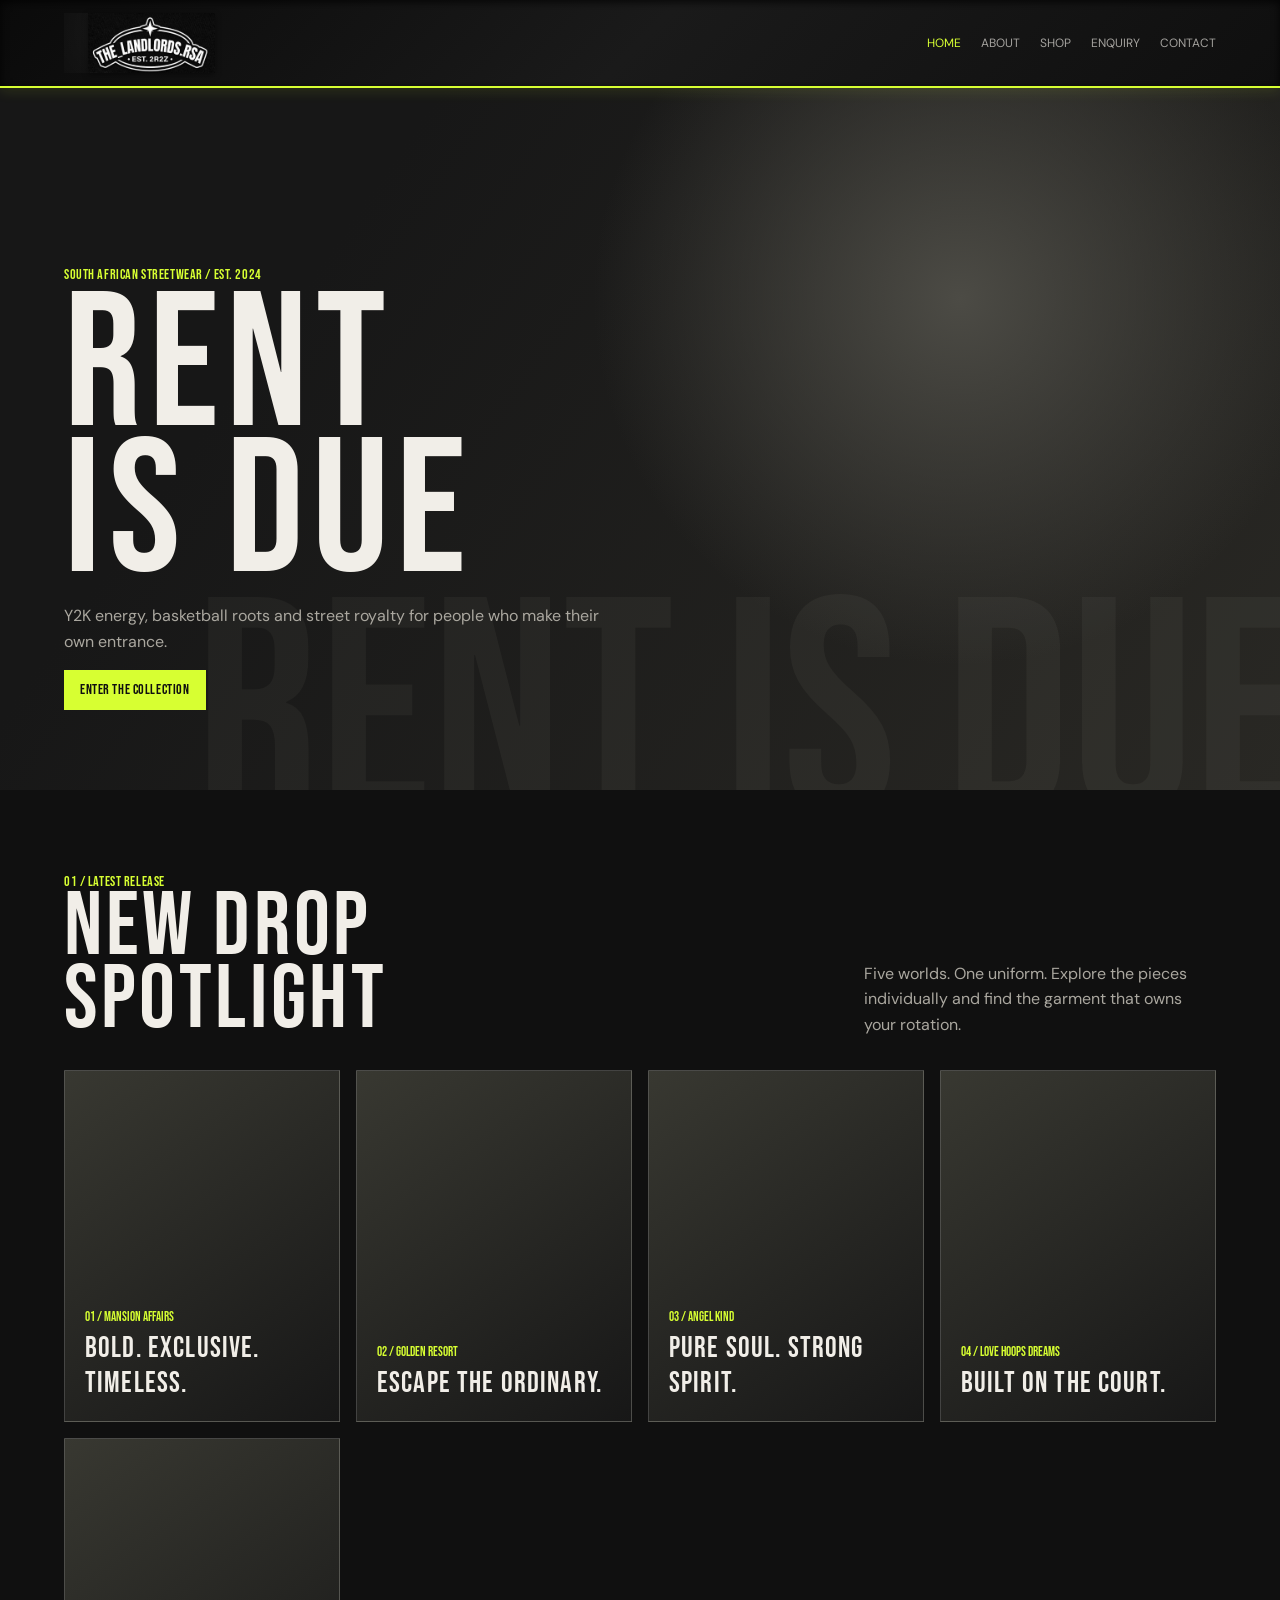
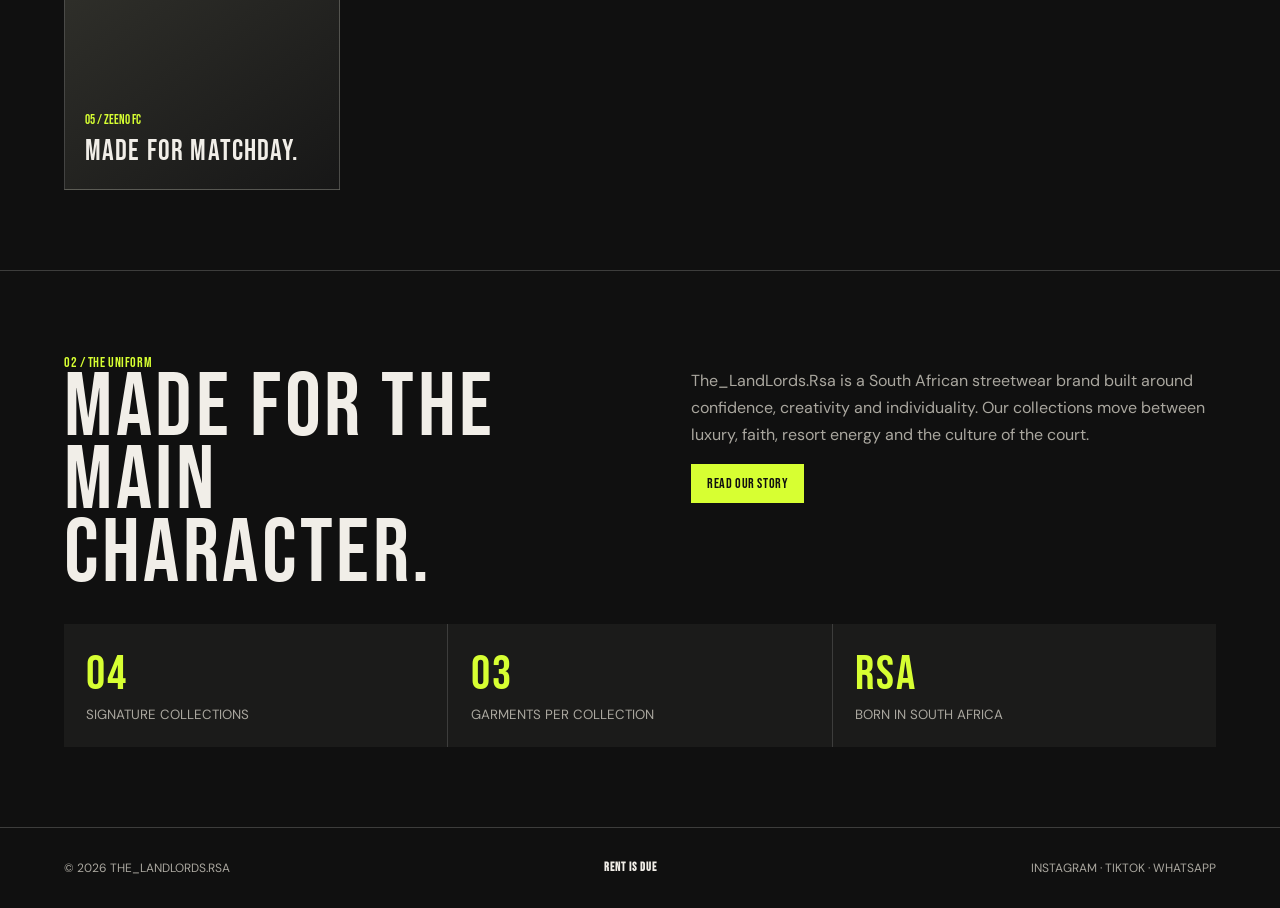
<file: index.html>
<!DOCTYPE html>
<html lang="en">

<head>
    <meta charset="UTF-8">
    <meta name="viewport" content="width=device-width, initial-scale=1.0">
    <title>The_LandLords.Rsa | Home</title>
    <link rel="stylesheet" href="site.css">
    <script src="site.js" defer></script>
</head>

<body>
    <header class="site-header">
        <a class="brand-logo" href="index.html"><img src="images/logo.png" alt="THE LANDLORDS.RSA" class="logo"></a>
        <nav class="site-nav" aria-label="Main navigation"><a href="index.html" aria-current="page">Home</a><a href="about.html">About</a><a href="shop.html">Shop</a><a href="enquiry.html">Enquiry</a><a href="contact.html">Contact</a></nav>
    </header>
    <main>
        <section class="hero"><div class="hero-content"><span class="eyebrow">South African streetwear / Est. 2024</span><h1>RENT<br>IS DUE</h1><p>Y2K energy, basketball roots and street royalty for people who make their own entrance.</p><a class="button" href="shop.html">Enter the collection</a></div></section>
        <section class="section"><div class="section-heading"><div><span class="eyebrow">01 / Latest release</span><h2>New drop<br>spotlight</h2></div><p>Five worlds. One uniform. Explore the pieces individually and find the garment that owns your rotation.</p></div><div class="collection-grid"><a class="collection-tile" href="shop.html#mansion-title"><span>01 / Mansion Affairs</span><h3>Bold. Exclusive. Timeless.</h3></a><a class="collection-tile" href="shop.html#golden-title"><span>02 / Golden Resort</span><h3>Escape the ordinary.</h3></a><a class="collection-tile" href="shop.html#angel-title"><span>03 / Angel Kind</span><h3>Pure soul. Strong spirit.</h3></a><a class="collection-tile" href="shop.html#hoops-title"><span>04 / Love Hoops Dreams</span><h3>Built on the court.</h3></a><a class="collection-tile" href="shop.html#zeeno-title"><span>05 / Zeen0 FC</span><h3>Made for matchday.</h3></a></div></section>
        <section class="section"><div class="split"><div><span class="eyebrow">02 / The uniform</span><h2>Made for the main character.</h2></div><div class="copy"><p>The_LandLords.Rsa is a South African streetwear brand built around confidence, creativity and individuality. Our collections move between luxury, faith, resort energy and the culture of the court.</p><a class="button" href="about.html">Read our story</a></div></div><div class="stat-grid"><div class="stat"><span class="stat-number">04</span><small>Signature collections</small></div><div class="stat"><span class="stat-number">03</span><small>Garments per collection</small></div><div class="stat"><span class="stat-number">RSA</span><small>Born in South Africa</small></div></div></section>
    </main>
    <footer class="site-footer"><span>&copy; 2026 The_LandLords.Rsa</span><strong>RENT IS DUE</strong><span>Instagram &middot; TikTok &middot; WhatsApp</span></footer>
</body>

</html>
</file>
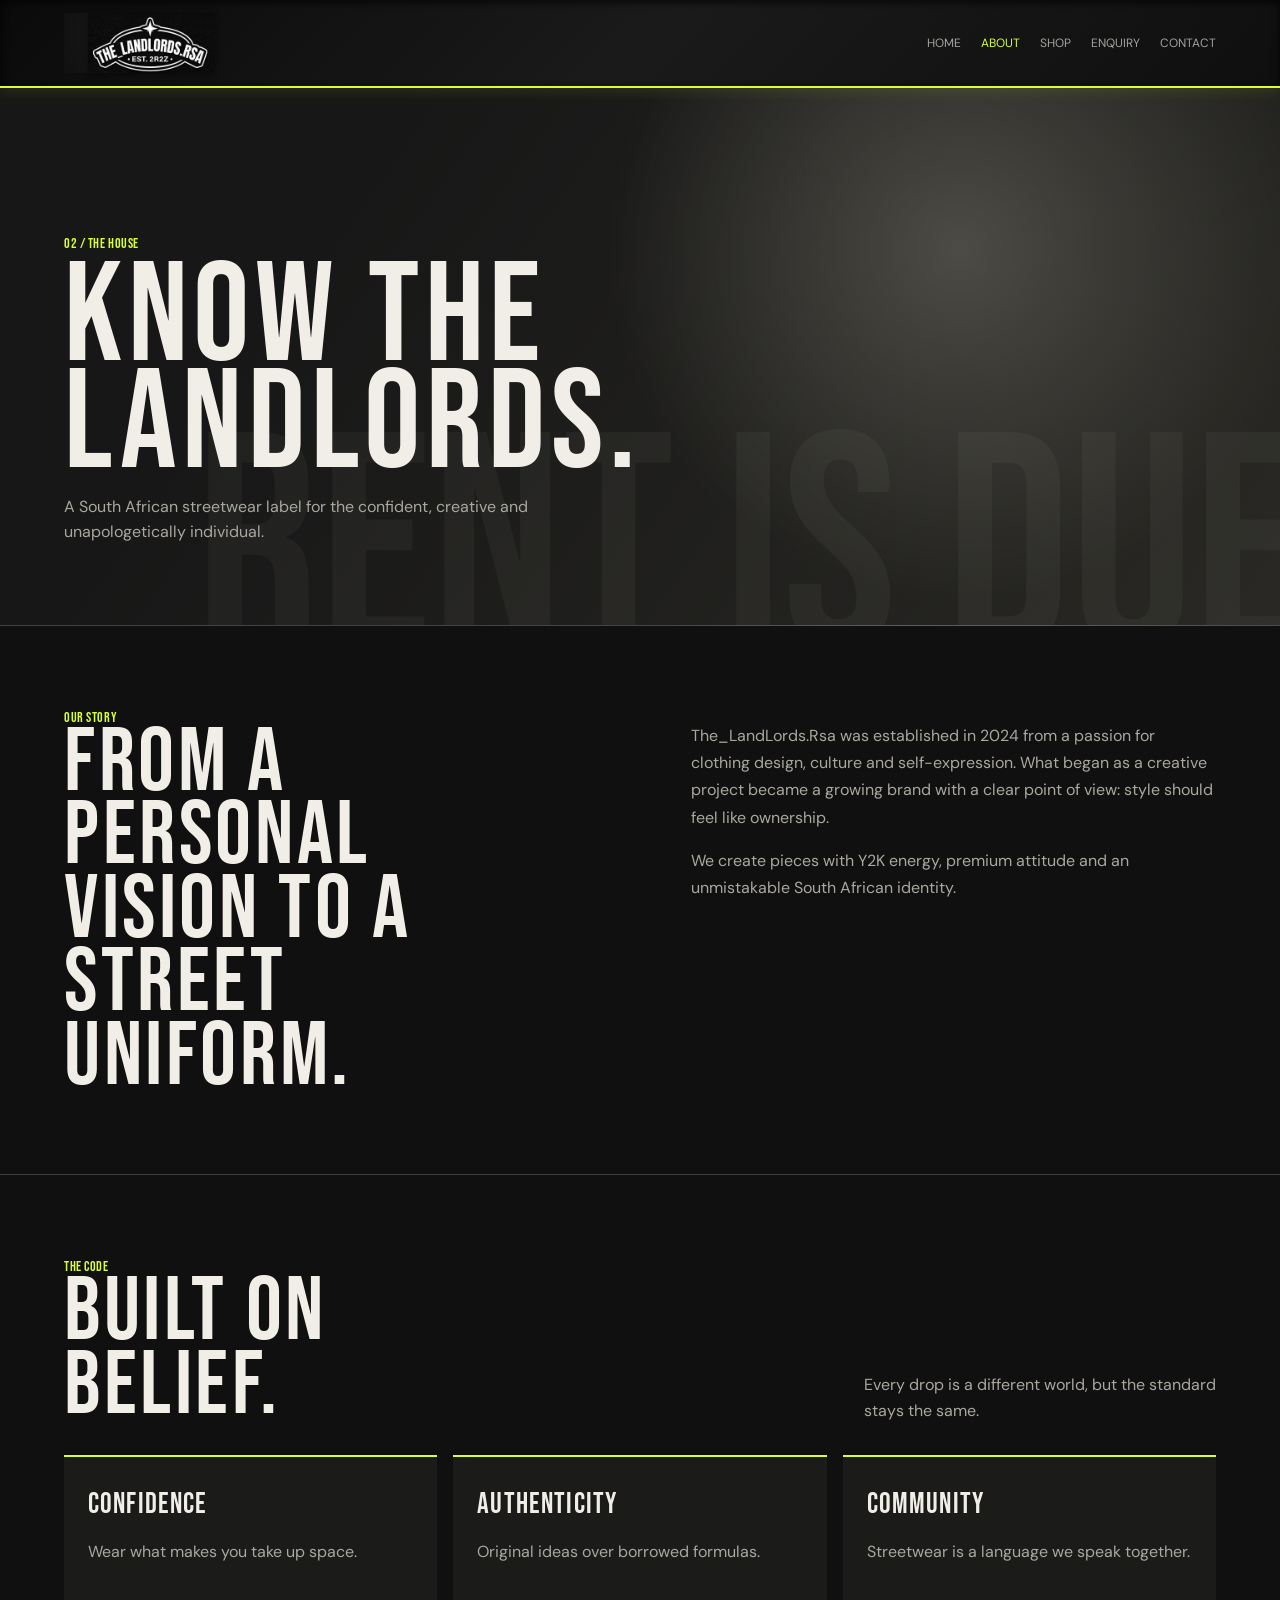
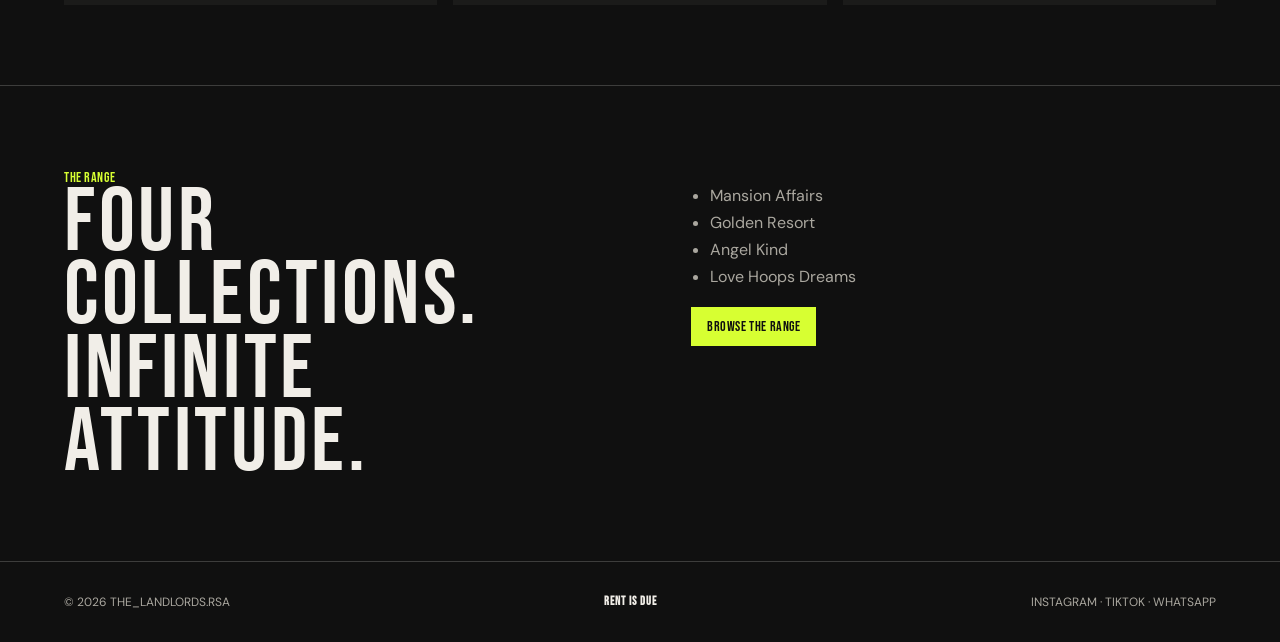
<file: about.html>
<!DOCTYPE html>
<html lang="en">

<head>
    <meta charset="UTF-8">
    <meta name="viewport" content="width=device-width, initial-scale=1.0">
    <title>The_LandLords.Rsa | About</title>
    <link rel="stylesheet" href="site.css">
    <script src="site.js" defer></script>
</head>

<body>
    <header class="site-header"><a class="brand-logo" href="index.html"><img src="images/logo.png" alt="THE LANDLORDS.RSA" class="logo"></a><nav class="site-nav" aria-label="Main navigation"><a href="index.html">Home</a><a href="about.html" aria-current="page">About</a><a href="shop.html">Shop</a><a href="enquiry.html">Enquiry</a><a href="contact.html">Contact</a></nav></header>
    <main>
        <section class="page-hero"><span class="eyebrow">02 / The house</span><h1>Know the<br>landlords.</h1><p>A South African streetwear label for the confident, creative and unapologetically individual.</p></section>
        <section class="section"><div class="split"><div><span class="eyebrow">Our story</span><h2>From a personal vision to a street uniform.</h2></div><div class="copy"><p>The_LandLords.Rsa was established in 2024 from a passion for clothing design, culture and self-expression. What began as a creative project became a growing brand with a clear point of view: style should feel like ownership.</p><p>We create pieces with Y2K energy, premium attitude and an unmistakable South African identity.</p></div></div></section>
        <section class="section"><div class="section-heading"><div><span class="eyebrow">The code</span><h2>Built on<br>belief.</h2></div><p>Every drop is a different world, but the standard stays the same.</p></div><div class="info-grid"><article class="info-card"><h3>Confidence</h3><p>Wear what makes you take up space.</p></article><article class="info-card"><h3>Authenticity</h3><p>Original ideas over borrowed formulas.</p></article><article class="info-card"><h3>Community</h3><p>Streetwear is a language we speak together.</p></article></div></section>
        <section class="section"><div class="split"><div><span class="eyebrow">The range</span><h2>Four collections.<br>Infinite attitude.</h2></div><div class="copy"><ul><li>Mansion Affairs</li><li>Golden Resort</li><li>Angel Kind</li><li>Love Hoops Dreams</li></ul><a class="button" href="shop.html">Browse the range</a></div></div></section>
    </main>
    <footer class="site-footer"><span>&copy; 2026 The_LandLords.Rsa</span><strong>RENT IS DUE</strong><span>Instagram &middot; TikTok &middot; WhatsApp</span></footer>
</body>

</html>
</file>
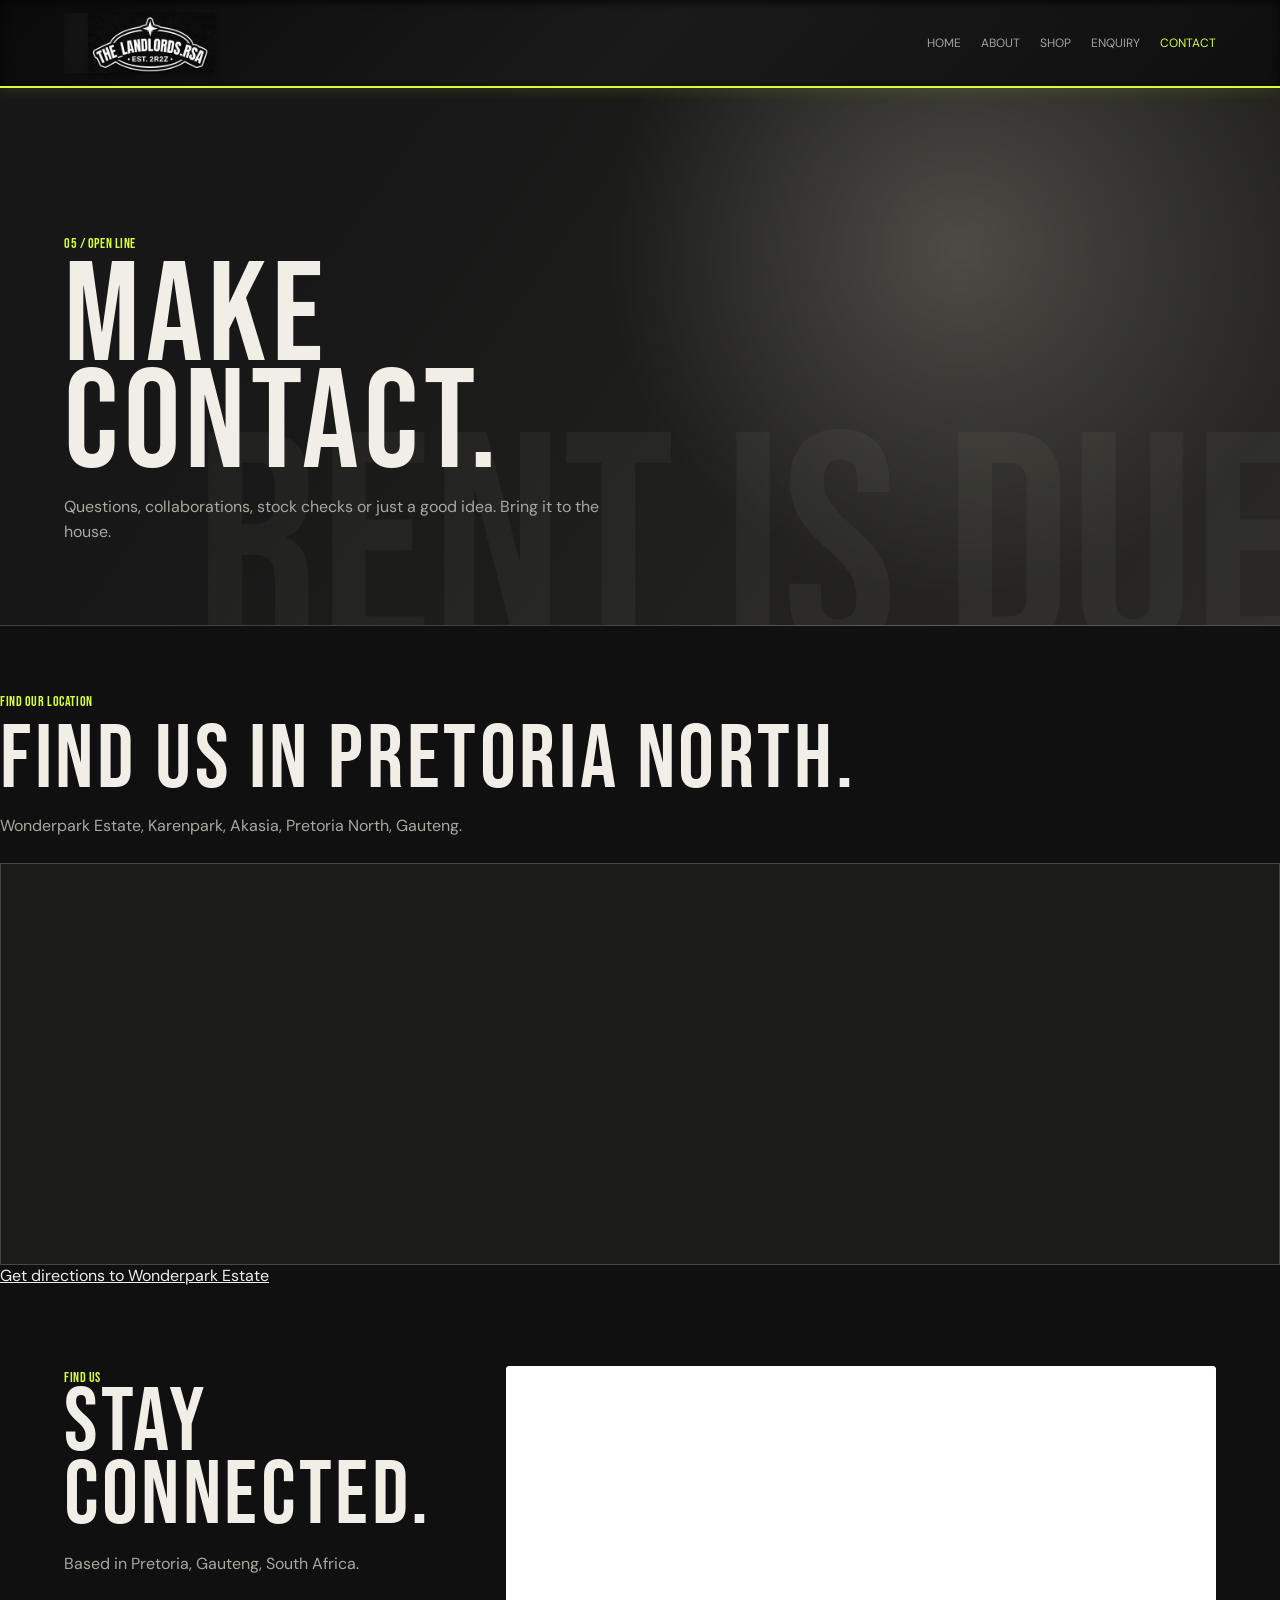
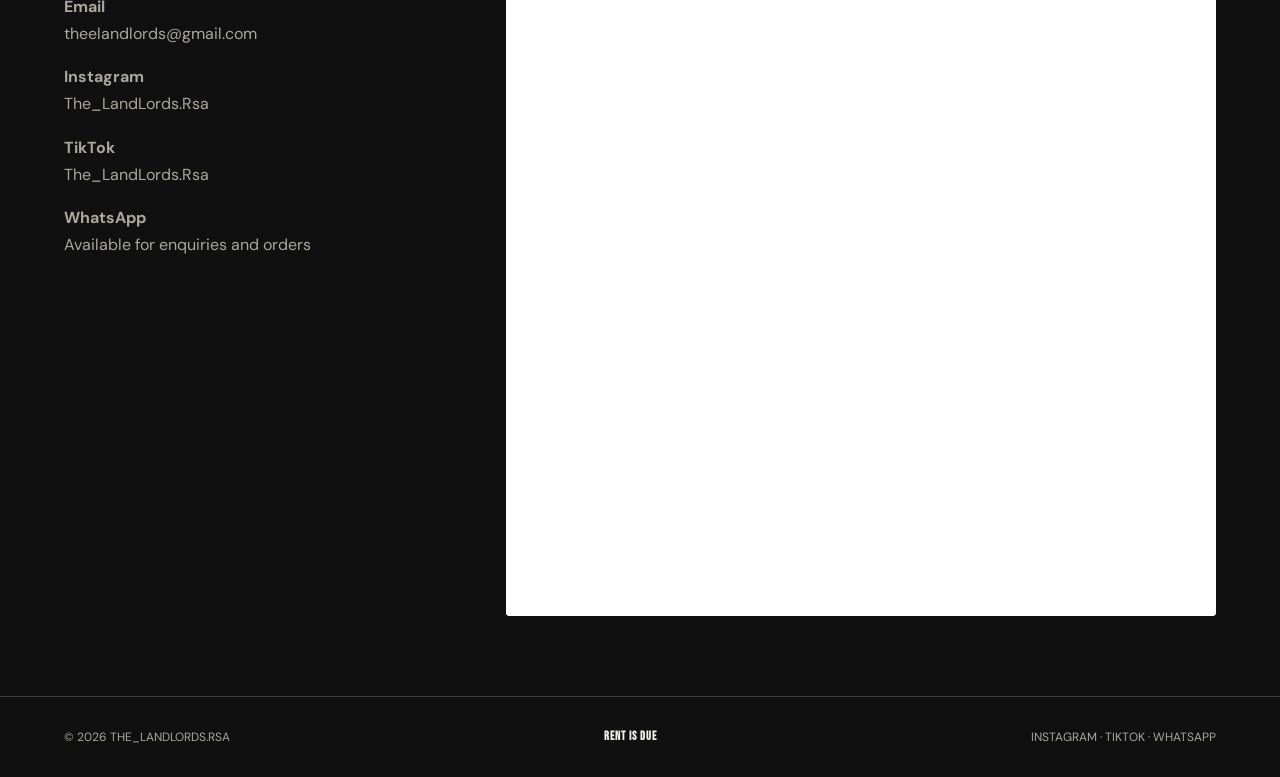
<file: contact.html>
<!DOCTYPE html>
<html lang="en">

<head>
    <meta charset="UTF-8">
    <meta name="viewport" content="width=device-width, initial-scale=1.0">
    <title>The_LandLords.Rsa | Contact</title>
    <link rel="stylesheet" href="site.css">
    <script src="site.js" defer></script>
</head>

<body>
    <header class="site-header"><a class="brand-logo" href="index.html"><img src="images/logo.png" alt="THE LANDLORDS.RSA" class="logo"></a><nav class="site-nav" aria-label="Main navigation"><a href="index.html">Home</a><a href="about.html">About</a><a href="shop.html">Shop</a><a href="enquiry.html">Enquiry</a><a href="contact.html" aria-current="page">Contact</a></nav></header>
    <main>
        <section class="page-hero"><span class="eyebrow">05 / Open line</span><h1>Make<br>contact.</h1><p>Questions, collaborations, stock checks or just a good idea. Bring it to the house.</p></section>
        <div class="location-map">

    <div class="map-heading">
        <span class="eyebrow">FIND OUR LOCATION</span>

        <h2>Find Us in Pretoria North.</h2>

        <p>
            Wonderpark Estate, Karenpark,
            Akasia, Pretoria North, Gauteng.
        </p>
    </div>

    <div class="map-frame">
        <iframe
            src="https://www.google.com/maps?q=Wonderpark+Estate,+Heinrich+Avenue+and+First+Avenue,+Karenpark,+Akasia,+Pretoria+North,+0182&output=embed"
            width="100%"
            height="400"
            style="border:0;"
            loading="lazy"
            allowfullscreen
            referrerpolicy="no-referrer-when-downgrade"
            title="The LandLords RSA location at Wonderpark Estate">
        </iframe>
    </div>

    <a
        href="https://www.google.com/maps/search/?api=1&query=Wonderpark+Estate+Karenpark+Akasia+Pretoria+North"
        target="_blank"
        rel="noopener noreferrer">
        Get directions to Wonderpark Estate
    </a>

</div>
       
        <section class="section">
            <div class="form-layout">
            <div>
                <span class="eyebrow">Find us</span>
                <h2>Stay<br>connected.</h2>
                <div class="copy"><p>Based in Pretoria, Gauteng, South Africa.</p>
                    <p><strong>Email</strong><br>theelandlords@gmail.com</p>
                    <p><strong>Instagram</strong><br>The_LandLords.Rsa</p>
                    <p><strong>TikTok</strong><br>The_LandLords.Rsa</p>
                    <p><strong>WhatsApp</strong><br>Available for enquiries and orders</p>
                </div>
            </div>

            <div class="form-panel google-form-panel">
    <iframe
        src="https://docs.google.com/forms/d/e/1FAIpQLSeDnb7npBgKyxEG61krT7BpN05Jydpcm5KiY_32Dc4Zawg9Eg/viewform?embedded=true" 
        title="The LandLords RSA Contact Form"
        width="100%"
        height="850"
        frameborder="0"
        marginheight="0"
        marginwidth="0">
        Loading contact form...
    </iframe>
</div>
            
        </section>
    </main>
    <footer class="site-footer"><span>&copy; 2026 The_LandLords.Rsa</span><strong>RENT IS DUE</strong><span>Instagram &middot; TikTok &middot; WhatsApp</span></footer>
</body>

</html>
</file>
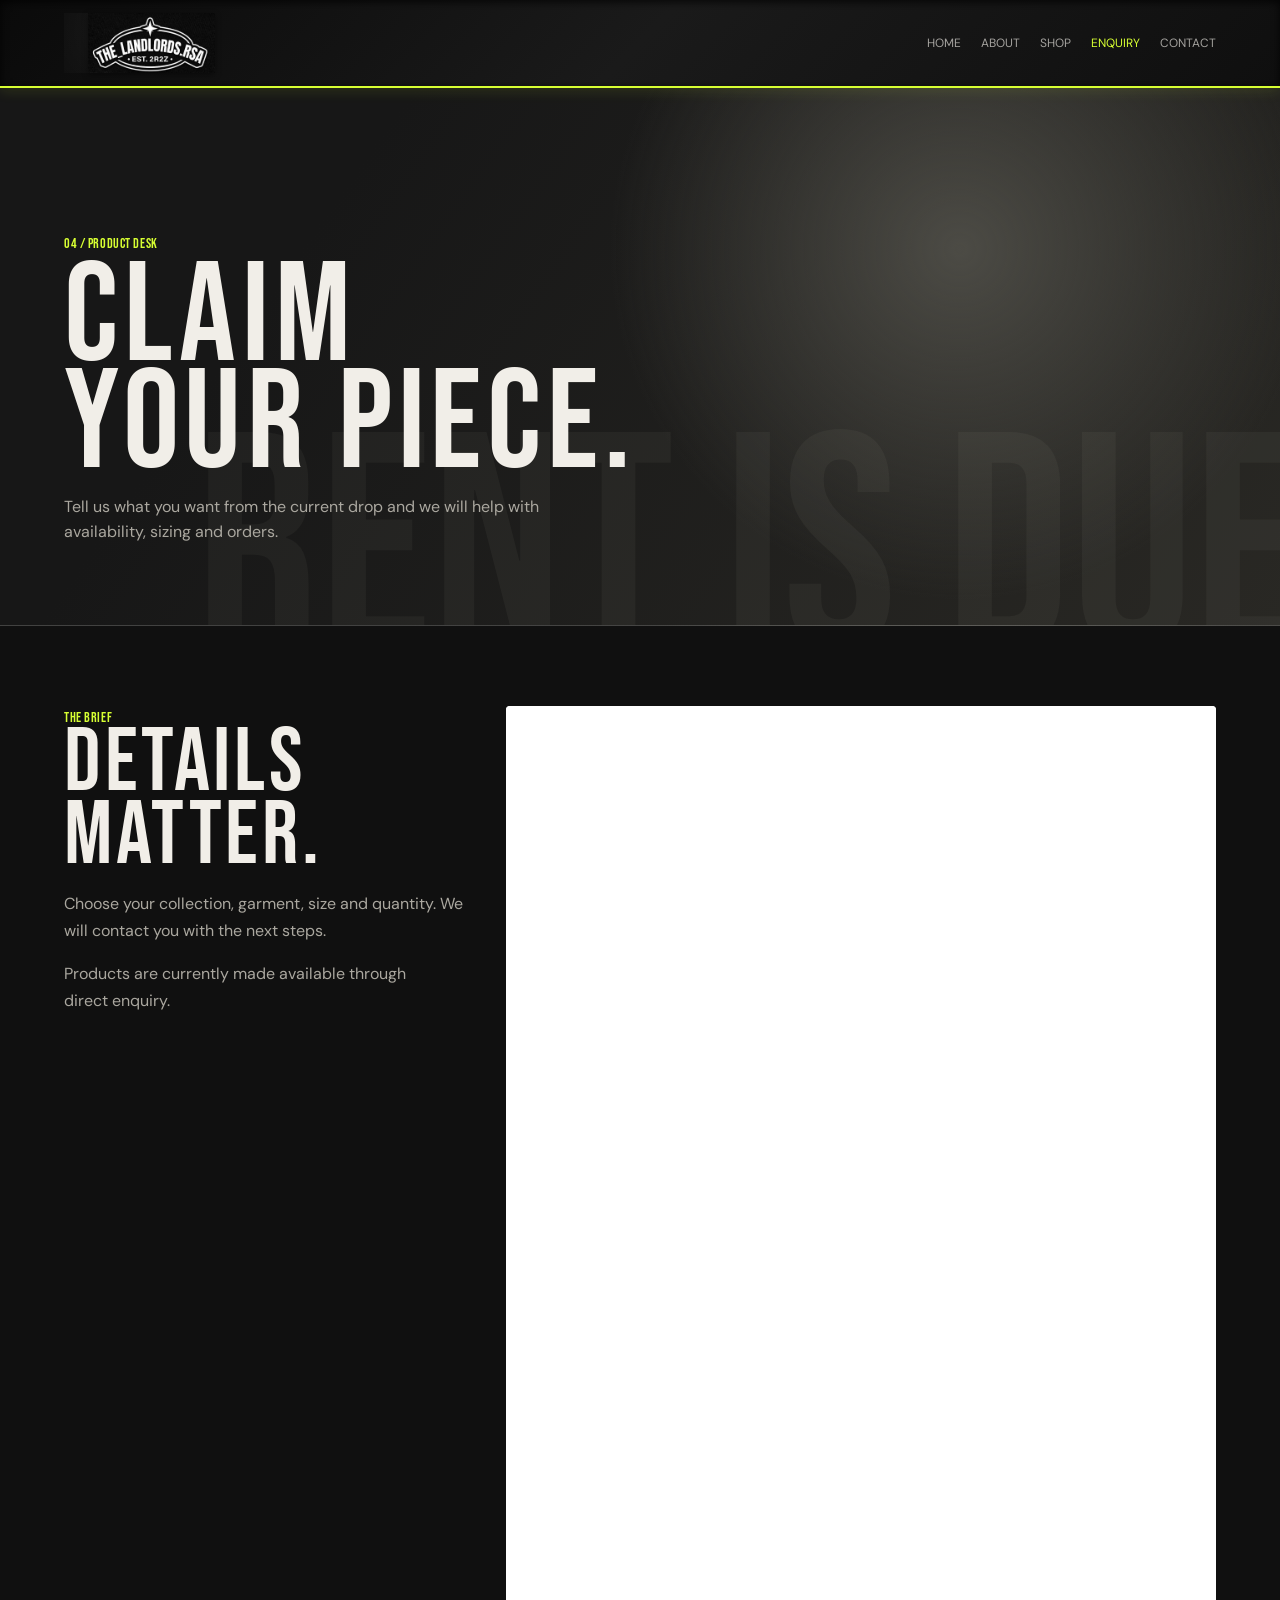
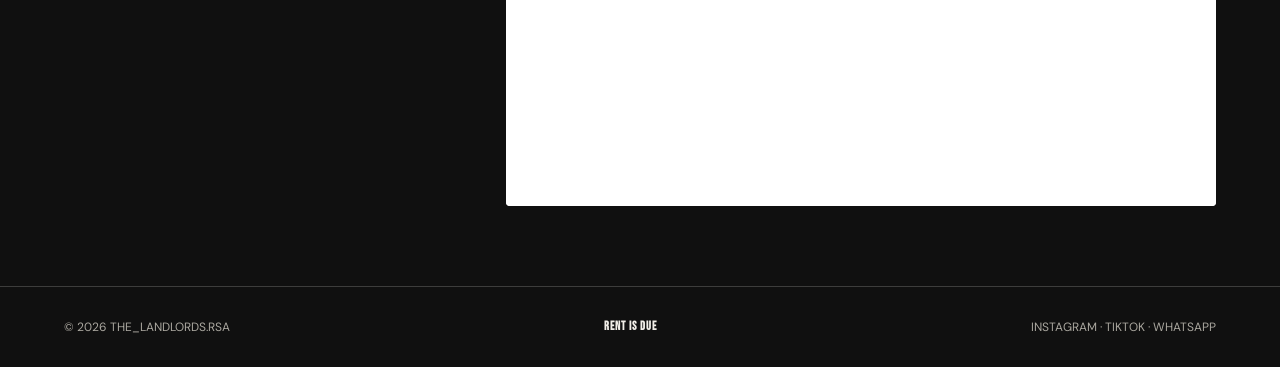
<file: enquiry.html>
<!DOCTYPE html>
<html lang="en">

<head>
    <meta charset="UTF-8">
    <meta name="viewport" content="width=device-width, initial-scale=1.0">
    <title>The_LandLords.Rsa | Enquiry</title>
    <link rel="stylesheet" href="site.css">
    <script src="site.js" defer></script>
</head>

<body>
    <header class="site-header"><a class="brand-logo" href="index.html"><img src="images/logo.png" alt="THE LANDLORDS.RSA" class="logo"></a><nav class="site-nav" aria-label="Main navigation"><a href="index.html">Home</a><a href="about.html">About</a><a href="shop.html">Shop</a><a href="enquiry.html" aria-current="page">Enquiry</a><a href="contact.html">Contact</a></nav></header>
    <main>
        <section class="page-hero">
            <span class="eyebrow">04 / Product desk</span>
            <h1>Claim<br>your piece.</h1>
            <p>Tell us what you want from the current drop and we will help with availability, sizing and orders.</p>
        </section>
        <section class="section">
            <div class="form-layout"><div>
                <span class="eyebrow">The brief</span>
                <h2>Details<br>matter.</h2>
                <div class="copy">
                    <p>Choose your collection, garment, size and quantity. We will contact you with the next steps.</p><p class="lede">Products are currently made available through direct enquiry.</p>
                </div>
            </div>
            <div class="form-panel google-form-panel">
    <iframe
        src="https://docs.google.com/forms/d/e/1FAIpQLSd2baj9YDkKHpsRlKnxDJ1OEkQ3IHNTixSs2B3kG6EGosXxIA/viewform?usp=dialog"
        title="The LandLords RSA Product Enquiry Form"
        width="100%"
        height="1100"
        frameborder="0"
        marginheight="0"
        marginwidth="0">
        Loading product enquiry form...
    </iframe>
</div>
    </main>
    <footer class="site-footer"><span>&copy; 2026 The_LandLords.Rsa</span><strong>RENT IS DUE</strong><span>Instagram &middot; TikTok &middot; WhatsApp</span></footer>
</body>

</html>
</file>
<file: site.css>
@import url('https://fonts.googleapis.com/css2?family=Bebas+Neue&family=DM+Sans:wght@400;500;700&display=swap');

:root { --ink: #101010; --panel: #1b1b1a; --paper: #f1eee8; --acid: #d7ff32; --muted: #aaa79f; --line: rgba(241,238,232,.2); }
* { box-sizing: border-box; }
html { scroll-behavior: smooth; }
body { margin: 0; background: var(--ink); color: var(--paper); font-family: 'DM Sans', sans-serif; }
a { color: inherit; }
.brand, h1, h2, h3, .eyebrow, .label, .button, legend, .stat-number { font-family: 'Bebas Neue', Impact, sans-serif; letter-spacing: .04em; }
.site-header { position: sticky; top: 0; z-index: 10; display: flex; align-items: center; justify-content: space-between; gap: 2rem; padding: 0.8rem 5vw; background: linear-gradient(135deg, #0a0a0a 0%, #1a1a1a 50%, #0f0f0f 100%); border-bottom: 2px solid var(--acid); backdrop-filter: blur(12px); box-shadow: inset 0 2px 8px rgba(0,0,0,0.8), 0 4px 12px rgba(215,255,50,0.1); }

.brand-logo { text-decoration: none; height: 60px; display: flex; align-items: center; justify-content: center; padding: 0 1.5rem; position: relative; }

.brand-logo::after { content: ''; position: absolute; inset: 0; background: radial-gradient(circle at 30% 30%, rgba(255,255,255,0.05), transparent 70%); pointer-events: none; }

.logo { height: 60px; width: auto; display: block; position: relative; z-index: 1; filter: drop-shadow(0 2px 3px rgba(0,0,0,0.4)); transition: filter 0.3s ease; }

.brand-logo:hover .logo { filter: drop-shadow(0 2px 4px rgba(0,0,0,0.5)); }
.site-nav { display: flex; flex-wrap: wrap; gap: 1.25rem; font-size: .75rem; text-transform: uppercase; }
.site-nav a { text-decoration: none; opacity: .65; }
.site-nav a:hover, .site-nav a[aria-current='page'] { color: var(--acid); opacity: 1; }
.hero, .page-hero { position: relative; overflow: hidden; background: radial-gradient(circle at 75% 30%, #4c4b45, transparent 34%), linear-gradient(125deg, #171717 25%, #292824 100%); }
.hero { min-height: 78vh; display: flex; align-items: end; padding: 8rem 5vw 5rem; }
.page-hero { padding: 9rem 5vw 4rem; border-bottom: 1px solid var(--line); }
.hero::before, .page-hero::before { content: 'RENT IS DUE'; position: absolute; right: -2vw; bottom: -3vw; color: rgba(241,238,232,.04); font: 24vw/.7 'Bebas Neue', sans-serif; white-space: nowrap; }
.hero-content, .page-hero > * { position: relative; z-index: 1; }
.eyebrow { color: var(--acid); font-size: .9rem; text-transform: uppercase; }
h1 { max-width: 950px; margin: .7rem 0 1rem; font-size: clamp(5rem, 15vw, 13rem); line-height: .76; font-weight: 400; }
.page-hero h1 { font-size: clamp(4rem, 11vw, 9rem); }
.hero p, .page-hero p { max-width: 34rem; color: var(--muted); line-height: 1.6; }
.button { display: inline-block; padding: .7rem 1rem; color: var(--ink); background: var(--acid); text-decoration: none; font-size: .9rem; border: 0; cursor: pointer; }
.button:hover { background: var(--paper); }
.section { padding: 5rem 5vw; border-bottom: 1px solid var(--line); }
.section-heading { display: flex; align-items: end; justify-content: space-between; gap: 2rem; margin-bottom: 2rem; }
h2 { margin: 0; font-size: clamp(3rem, 7vw, 6rem); line-height: .82; font-weight: 400; }
h3 { margin: .35rem 0 1rem; font-size: 1.8rem; font-weight: 400; }
.section-heading p, .lede { max-width: 22rem; margin: 0; color: var(--muted); line-height: 1.6; }
.collection-grid { display: grid; grid-template-columns: repeat(4, minmax(0, 1fr)); gap: 1rem; }
.collection-tile { min-height: 22rem; display: flex; flex-direction: column; justify-content: end; padding: 1.25rem; background: linear-gradient(145deg, #383831, #171717); border: 1px solid var(--line); text-decoration: none; transition: transform .25s ease, border-color .25s ease; }
.collection-tile:hover { transform: translateY(-6px); border-color: var(--acid); }
.collection-tile span { color: var(--acid); font: .8rem 'Bebas Neue', sans-serif; }
.collection-tile h3 { margin-bottom: 0; }
.split { display: grid; grid-template-columns: 1fr 1fr; gap: clamp(2rem, 8vw, 9rem); align-items: start; }
.split h2 { max-width: 30rem; }
.stat-grid { display: grid; grid-template-columns: repeat(3, 1fr); gap: 1px; margin-top: 2rem; background: var(--line); }
.stat { padding: 1.4rem; background: var(--panel); }
.stat-number { display: block; color: var(--acid); font-size: 3rem; }
.stat small { color: var(--muted); text-transform: uppercase; }
.info-grid { display: grid; grid-template-columns: repeat(3, 1fr); gap: 1rem; }
.info-card { padding: 1.5rem; background: var(--panel); border-top: 2px solid var(--acid); }
.info-card p, .copy p, .copy li { color: var(--muted); line-height: 1.7; }
.copy ul { padding-left: 1.2rem; }
.form-layout { display: grid; grid-template-columns: .75fr 1.25fr; gap: 1rem; }
.form-panel { padding: clamp(1.3rem, 4vw, 3rem); background: var(--panel); }
form { display: grid; gap: 1.1rem; }
fieldset { display: grid; gap: .65rem; padding: 0; border: 0; }
legend { margin-bottom: .5rem; color: var(--acid); font-size: 1.35rem; }
label { color: var(--muted); font-size: .78rem; text-transform: uppercase; }
input, select, textarea { width: 100%; padding: .9rem; color: var(--paper); background: #262624; border: 1px solid var(--line); border-radius: 0; font: inherit; }
input:focus, select:focus, textarea:focus { outline: 2px solid var(--acid); outline-offset: 2px; }
textarea { min-height: 9rem; resize: vertical; }
.form-actions { display: flex; gap: .7rem; flex-wrap: wrap; }
.collection { padding: 5rem 5vw; border-top: 1px solid var(--line); }
.product-grid { display: grid; grid-template-columns: repeat(3, minmax(0, 1fr)); gap: 1rem; }
.product-card { min-width: 0; background: var(--panel); }
.product-copy { padding: 1.1rem; }
.product-type { color: var(--acid); font: .85rem 'Bebas Neue', sans-serif; text-transform: uppercase; }
.product-card h3 { margin: .35rem 0 1.1rem; }
.product-meta { display: flex; flex-direction: column; gap: .25rem; margin-top: -.5rem; margin-bottom: 1rem; }
.product-collection { color: var(--paper); font-size: .72rem; text-transform: uppercase; letter-spacing: .12em; }
.product-colors { color: var(--muted); font-size: .74rem; }
.variant-row { display: flex; gap: .45rem; margin: -.35rem 0 .85rem; }
.color-swatch { display: inline-block; width: 1rem; height: 1rem; border: 1px solid rgba(241,238,232,.35); background: var(--swatch); cursor: pointer; padding: 0; box-shadow: inset 0 0 0 1px rgba(16,16,16,.45); transition: transform .2s ease, border-color .2s ease; }
.color-swatch:hover, .color-swatch:focus-visible { transform: translateY(-1px); border-color: rgba(241,238,232,.8); }
.color-swatch.is-active { outline: 2px solid rgba(215,255,50,.7); outline-offset: 2px; }
.site-footer { display: flex; justify-content: space-between; gap: 1rem; padding: 2rem 5vw; color: var(--muted); font-size: .75rem; text-transform: uppercase; }
.site-footer strong { color: var(--paper); font-family: 'Bebas Neue', sans-serif; letter-spacing: .08em; }
/* Product imagery is independent per garment; the second face can be supplied later. */
.product-visual { position: relative; aspect-ratio: 4 / 5; overflow: hidden; background: #ffffff; perspective: none; }
.product-visual::after { content: ''; display: none; }
.product-visual img { position: relative; z-index: 1; width: 100%; height: 100%; display: block; object-fit: contain; opacity: 1; transform: scale(1); animation: none; transition: transform .3s ease; }
.product-visual:hover img { transform: scale(1.05); }
.product-visual::before { content: 'ADD PRODUCT IMAGE'; position: absolute; inset: 50% 1rem auto; color: rgba(241,238,232,.6); text-align: center; font: 1rem 'Bebas Neue', sans-serif; letter-spacing: .08em; z-index: 3; }
.product-visual:not(.is-placeholder)::before { content: ''; }
.zeeno-stage { min-height: 25rem; display: grid; place-items: center; isolation: isolate; background: #ffffff; }
.zeeno-stage::before, .zeeno-stage::after { display: none; }
.zeeno-stage .jersey-face { grid-area: 1 / 1; position: relative; z-index: 1; width: 90%; height: 90%; object-fit: contain; opacity: 1; animation: none; filter: none; transition: transform .3s ease, opacity .2s ease; }
.zeeno-stage .jersey-back { opacity: 0; pointer-events: none; }
.zeeno-stage.turning .jersey-front { opacity: 0; }
.zeeno-stage.turning .jersey-back { opacity: 1; }
.zeeno-meta { display: flex; justify-content: space-between; gap: 1rem; color: var(--muted); font-size: .72rem; text-transform: uppercase; }
.material-note { margin-top: .7rem; color: var(--muted); font-size: .8rem; line-height: 1.5; }
@keyframes garment-spin { from { transform: scale(1); } to { transform: scale(1); } }
@media (prefers-reduced-motion: reduce) { *, *::before, *::after { scroll-behavior: auto !important; animation-duration: .01ms !important; transition-duration: .01ms !important; } }
@media (max-width: 780px) { .site-header, .section-heading, .site-footer { align-items: flex-start; flex-direction: column; } .site-nav { gap: .7rem 1rem; } .hero { min-height: 66vh; } h1 { font-size: 24vw; } .collection-grid, .info-grid, .form-layout, .split, .product-grid { grid-template-columns: 1fr; } .collection-tile { min-height: 15rem; } .stat-grid { margin-top: 2rem; } }
.product-visual img {
    cursor: zoom-in;
}

.image-lightbox {
    display: none;
    position: fixed;
    inset: 0;
    z-index: 9999;
    background: rgba(0, 0, 0, 0.94);
    align-items: center;
    justify-content: center;
    flex-direction: column;
    padding: 60px 65px;
}

.image-lightbox.active {
    display: flex;
}

#lightboxImage {
    max-width: 85%;
    max-height: 78vh;
    object-fit: contain;
    cursor: default;
}

#lightboxCaption {
    color: #f1eee8;
    text-align: center;
    margin-top: 15px;
}

.lightbox-close,
.lightbox-prev,
.lightbox-next {
    position: absolute;
    background: transparent;
    color: #ffffff;
    border: none;
    cursor: pointer;
    font-size: 35px;
    padding: 12px;
}

.lightbox-close {
    top: 15px;
    right: 25px;
    font-size: 45px;
}

.lightbox-prev {
    left: 15px;
}

.lightbox-next {
    right: 15px;
}

.lightbox-close:hover,
.lightbox-prev:hover,
.lightbox-next:hover {
    color: #d7ff32;
}

@media (max-width: 600px) {
    .image-lightbox {
        padding: 55px 35px;
    }

    #lightboxImage {
        max-width: 100%;
        max-height: 70vh;
    }

    .lightbox-prev {
        left: 0;
    }

    .lightbox-next {
        right: 0;
    }
}
.google-form-panel {
    width: 100%;
    min-width: 0;
    overflow: hidden;
    padding: 0;
    background: #ffffff;
    border-radius: 4px;
}

.google-form-panel iframe {
    display: block;
    width: 100%;
    border: 0;
    background: #ffffff;
}

@media (max-width: 768px) {
    .google-form-panel {
        width: 100%;
    }

    .google-form-panel iframe {
        width: 100%;
    }
}

.location-map {
    width: 100%;
    margin-top: 4rem;
}

.map-heading {
    margin-bottom: 1.5rem;
}

.map-heading h2 {
    margin: 0.8rem 0;
}

.map-heading p {
    color: var(--muted);
    line-height: 1.6;
}

.map-frame {
    width: 100%;
    overflow: hidden;
    border: 1px solid var(--line);
    background: var(--panel);
}

.map-frame iframe {
    display: block;
    width: 100%;
    max-width: 100%;
}

@media (max-width: 780px) {

    .location-map {
        margin-top: 2.5rem;
    }

    .map-frame iframe {
        height: 320px;
    }

}
</file>
